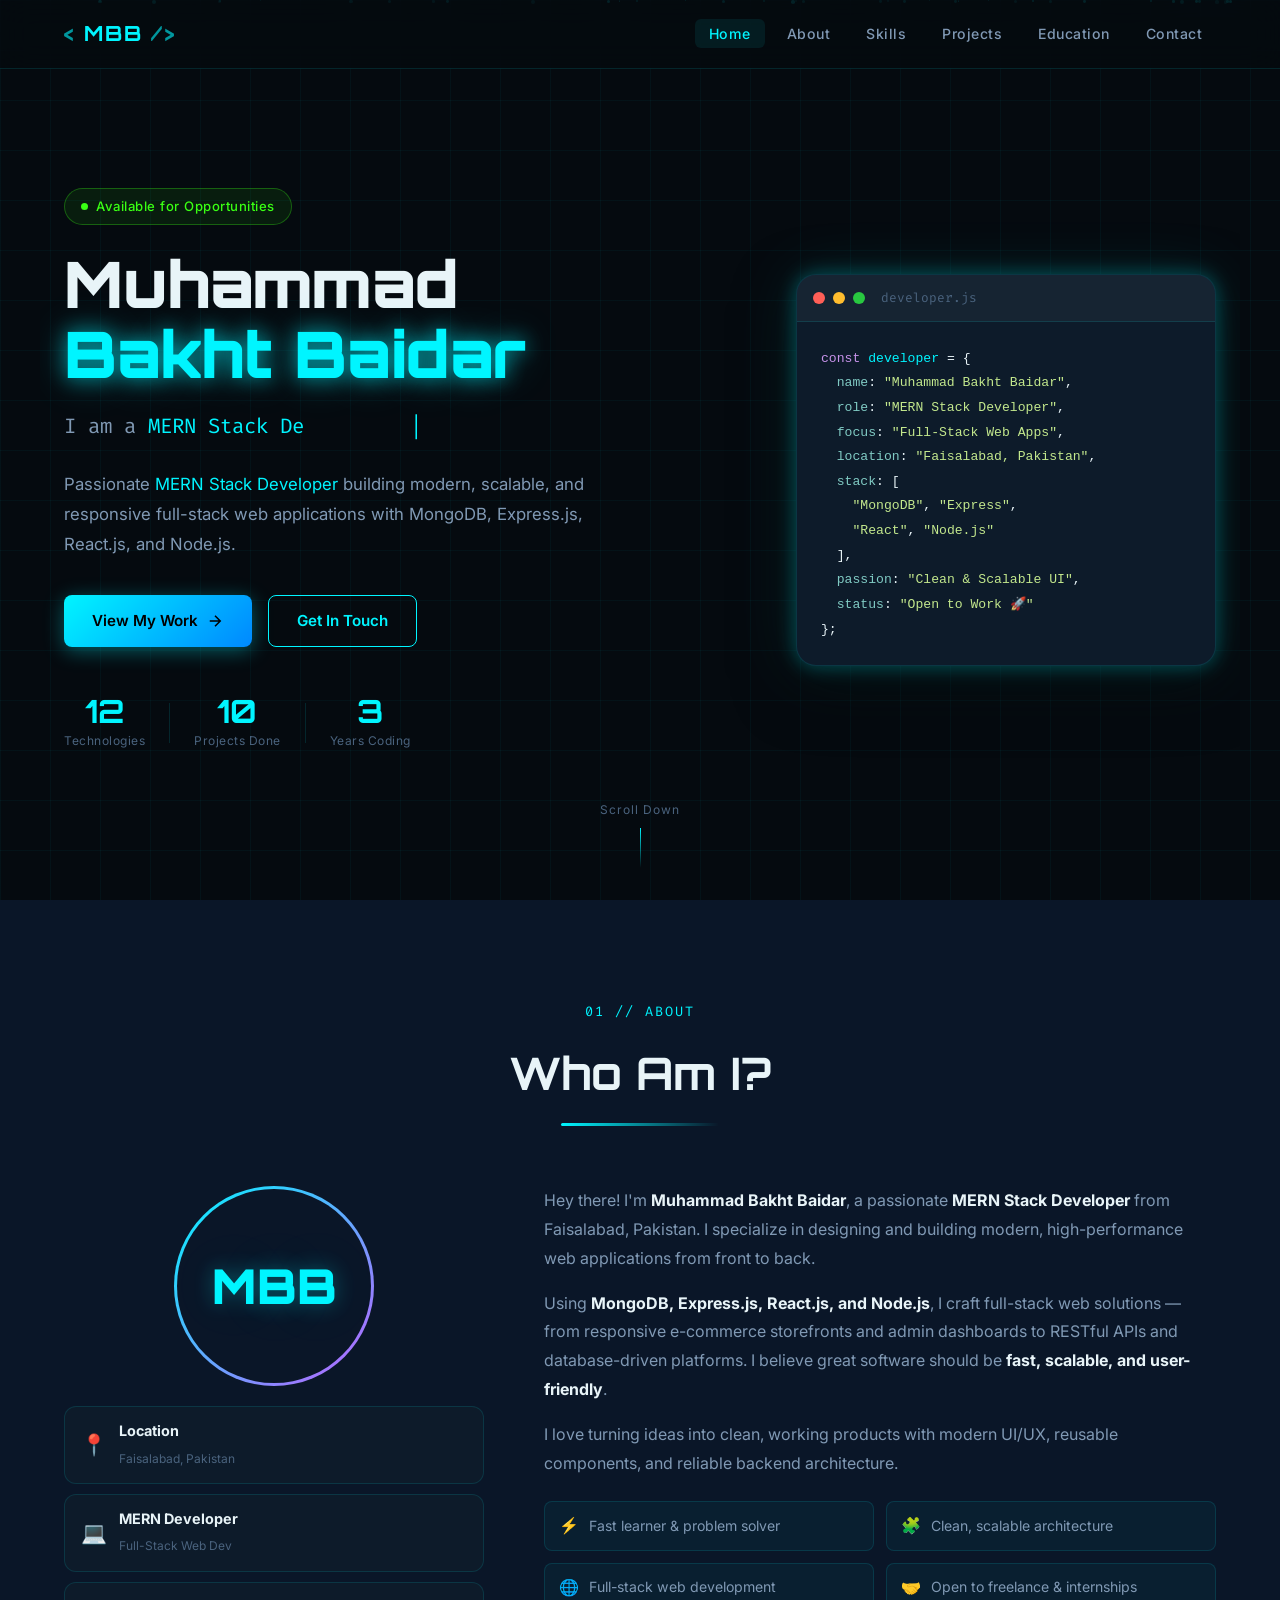
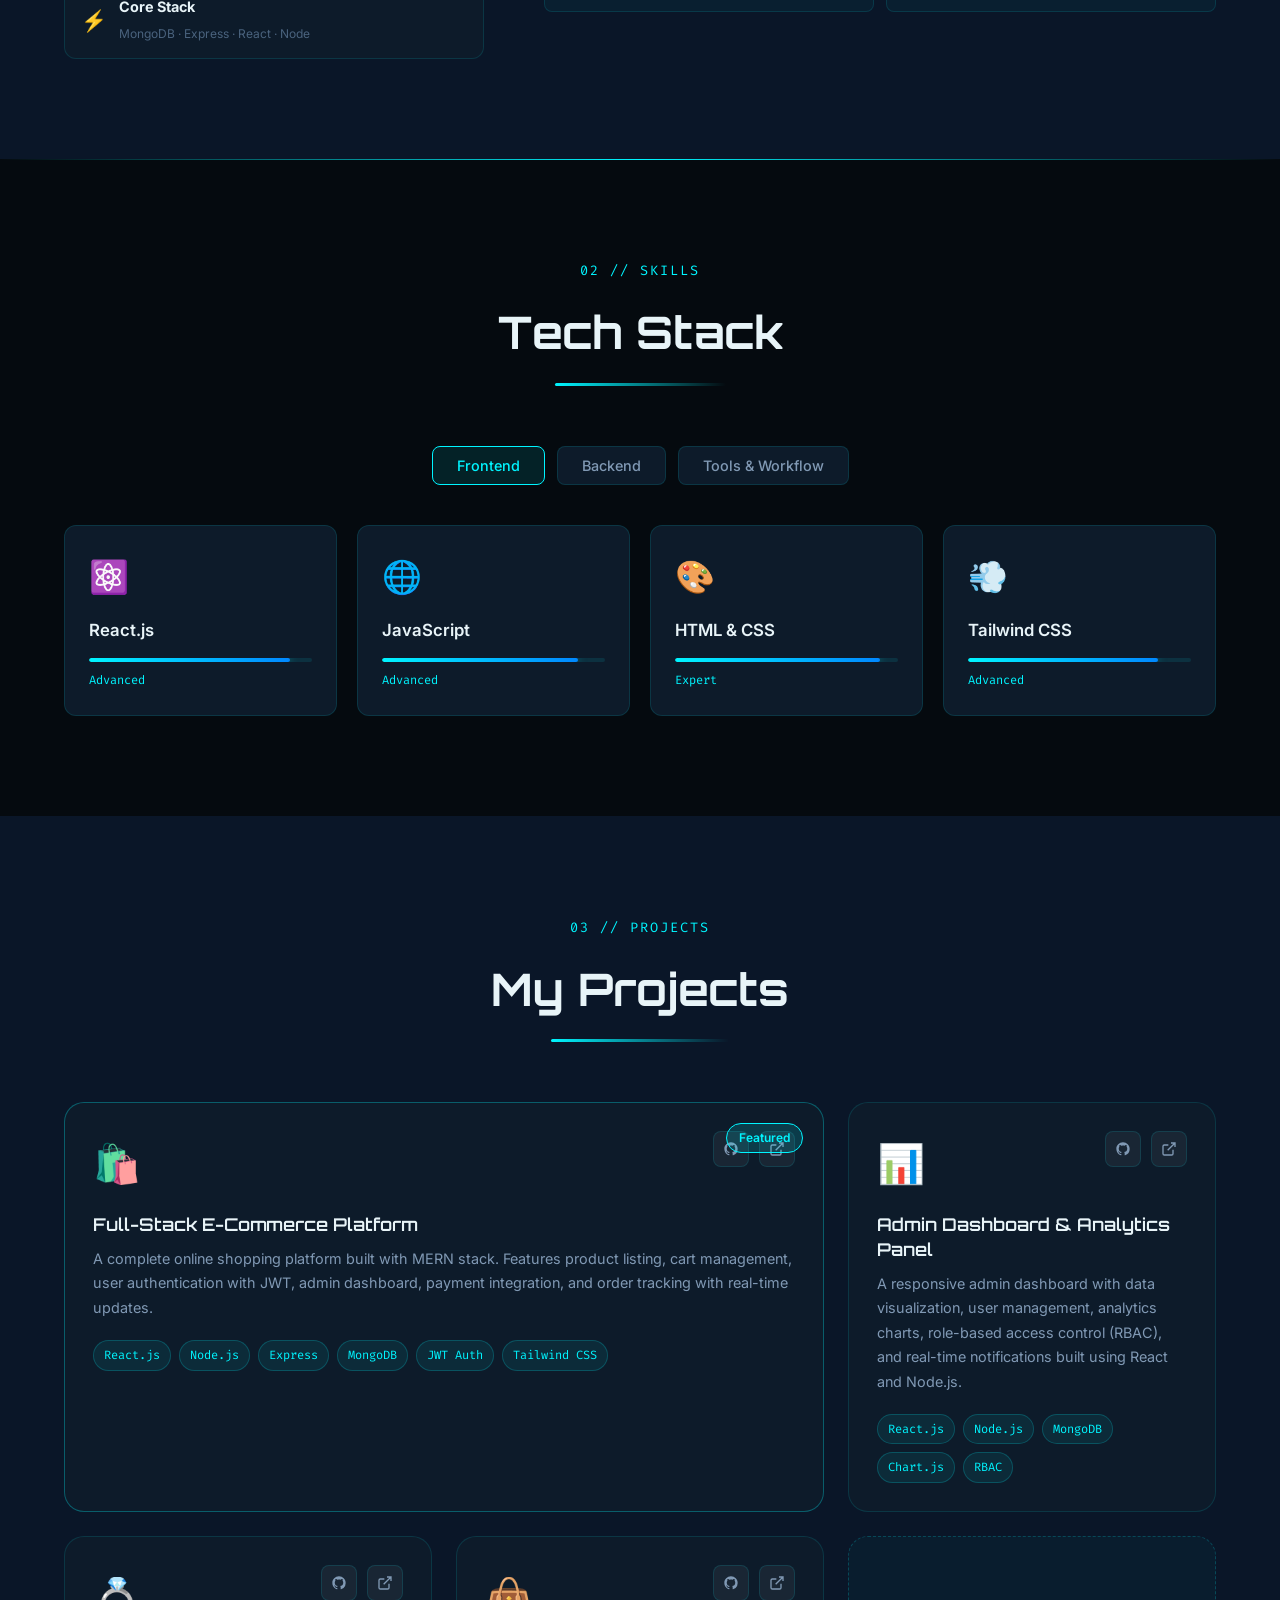
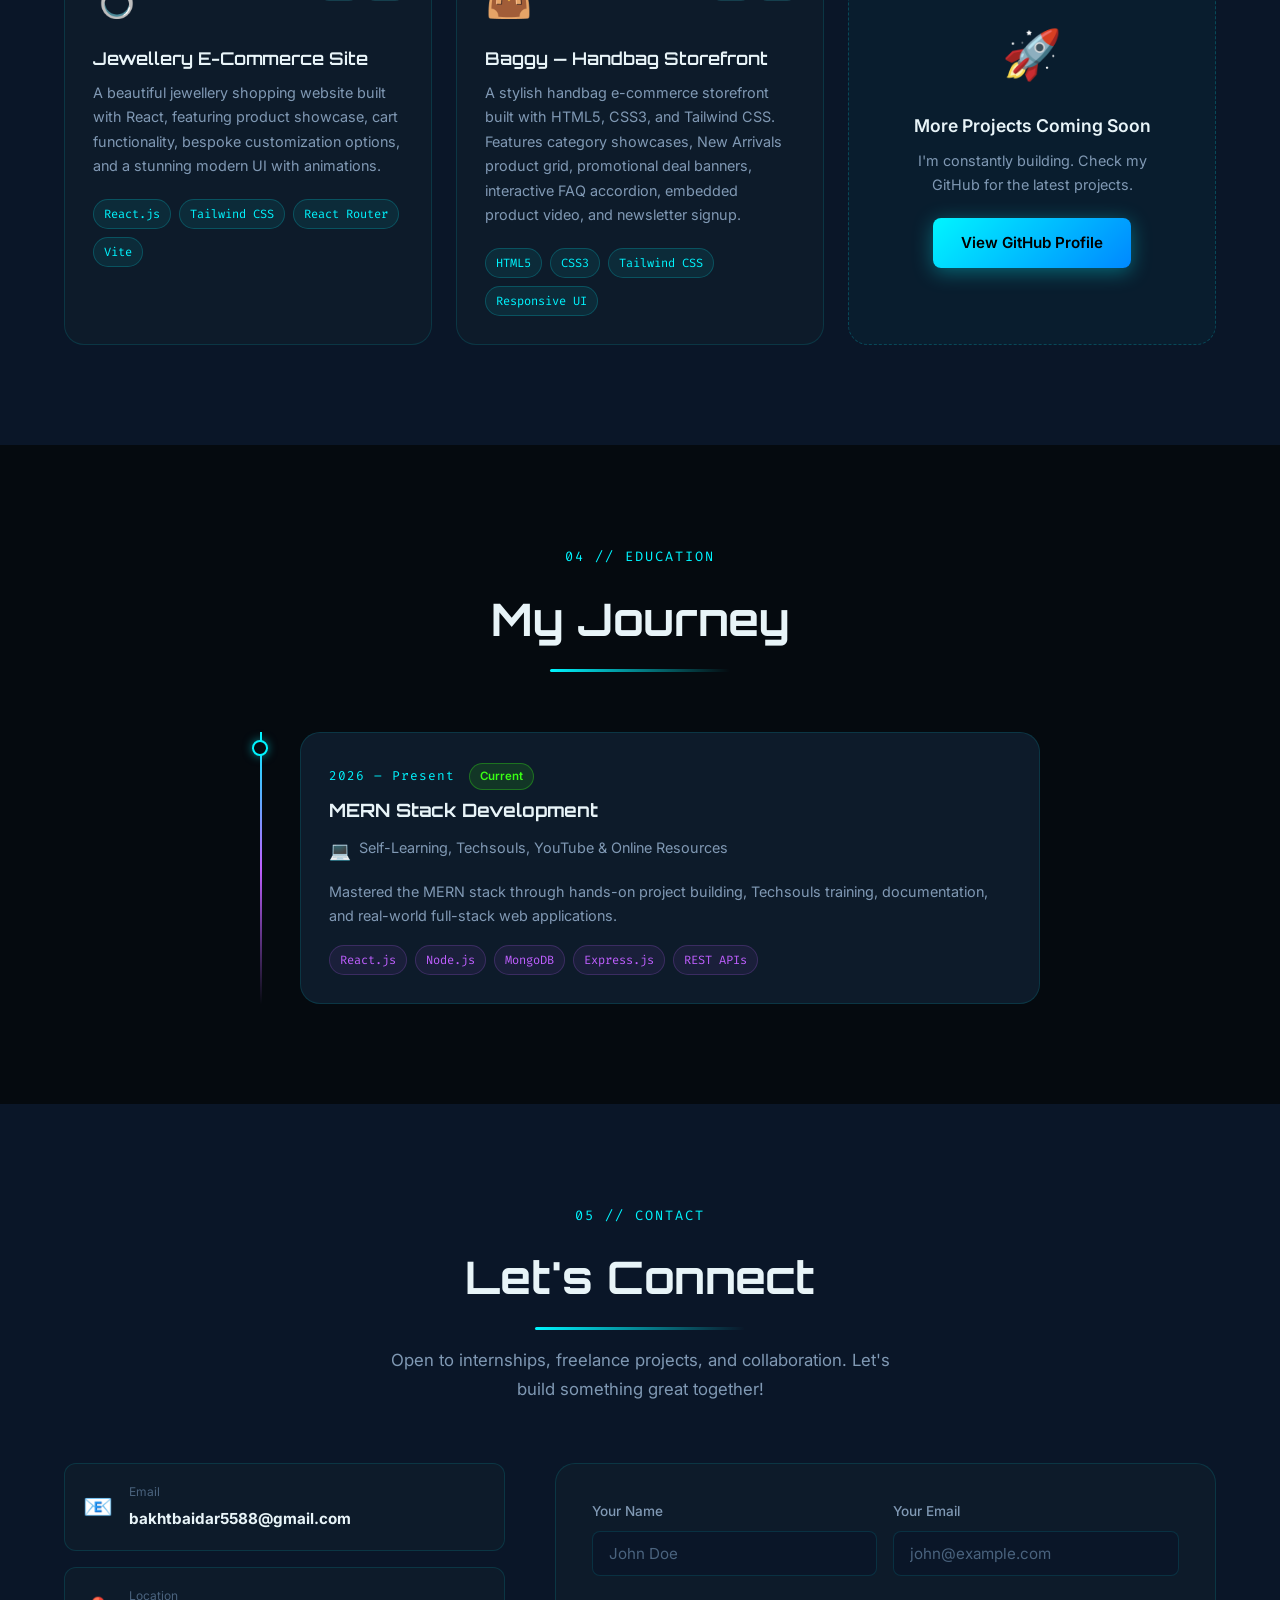
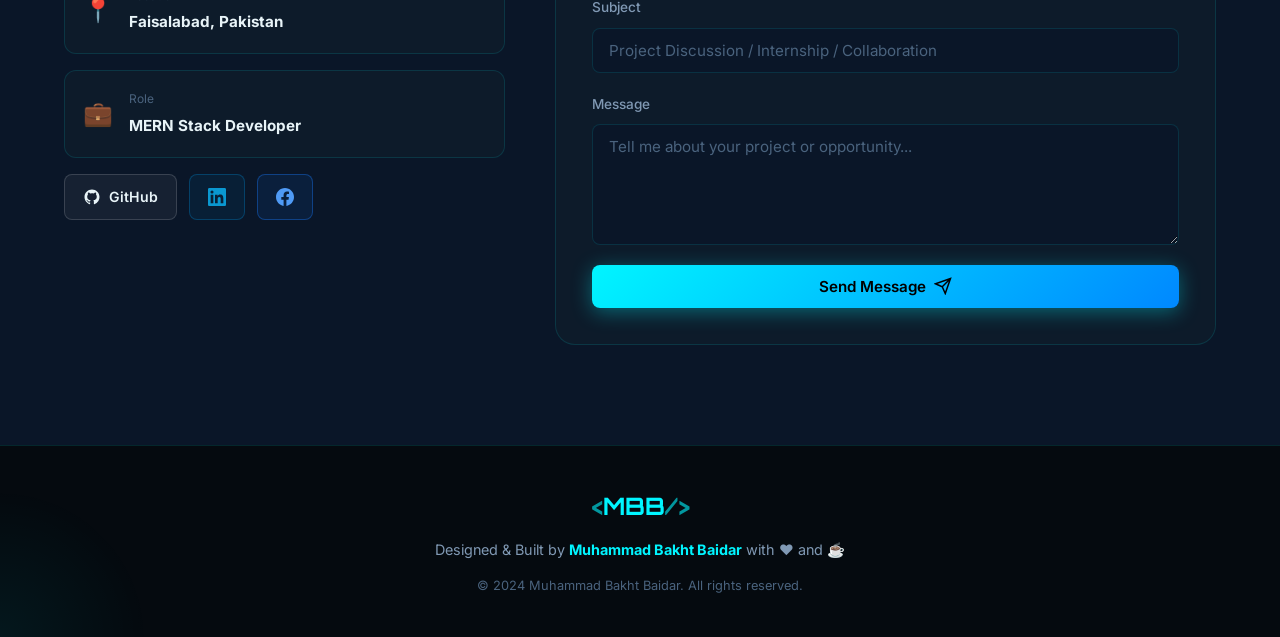
<file: index.html>
<!DOCTYPE html>
<html lang="en">
<head>
  <meta charset="UTF-8" />
  <meta name="viewport" content="width=device-width, initial-scale=1.0" />
  <title>Muhammad Bakht Baidar | MERN Stack Developer</title>
  <meta name="description" content="Portfolio of Muhammad Bakht Baidar - MERN Stack Developer building modern, scalable full-stack web applications" />
  <link rel="preconnect" href="https://fonts.googleapis.com" />
  <link rel="preconnect" href="https://fonts.gstatic.com" crossorigin />
  <link href="https://fonts.googleapis.com/css2?family=Orbitron:wght@400;600;700;900&family=Inter:wght@300;400;500;600&family=Fira+Code:wght@400;500&display=swap" rel="stylesheet" />
  <link rel="stylesheet" href="style.css" />
</head>
<body>

  <!-- ===== NAVIGATION ===== -->
  <nav class="navbar" id="navbar">
    <div class="nav-container">
      <a href="#home" class="nav-logo">
        <span class="logo-bracket">&lt;</span>
        MBB
        <span class="logo-bracket">/&gt;</span>
      </a>
      <ul class="nav-links" id="navLinks">
        <li><a href="#home" class="nav-link active">Home</a></li>
        <li><a href="#about" class="nav-link">About</a></li>
        <li><a href="#skills" class="nav-link">Skills</a></li>
        <li><a href="#projects" class="nav-link">Projects</a></li>
        <li><a href="#education" class="nav-link">Education</a></li>
        <li><a href="#contact" class="nav-link">Contact</a></li>
      </ul>
      <button class="hamburger" id="hamburger" aria-label="Menu">
        <span></span><span></span><span></span>
      </button>
    </div>
  </nav>

  <!-- ===== HERO SECTION ===== -->
  <section class="hero" id="home">
    <!-- Animated grid background -->
    <div class="hero-grid"></div>
    <!-- Floating particles -->
    <div class="particles" id="particles"></div>

    <div class="hero-content">
      <div class="hero-badge">
        <span class="badge-dot"></span>
        Available for Opportunities
      </div>
      <h1 class="hero-title">
        <span class="title-line">Muhammad</span>
        <span class="title-line neon-text">Bakht Baidar</span>
      </h1>
      <div class="hero-roles">
        <span class="role-static">I am a&nbsp;</span>
        <span class="role-dynamic" id="roleText"></span>
        <span class="cursor-blink">|</span>
      </div>
      <p class="hero-description">
        Passionate <span class="highlight">MERN Stack Developer</span> building modern, 
        scalable, and responsive full-stack web applications with MongoDB, Express.js, 
        React.js, and Node.js.
      </p>
      <div class="hero-actions">
        <a href="#projects" class="btn btn-primary">
          <span>View My Work</span>
          <svg viewBox="0 0 24 24" fill="none" stroke="currentColor" stroke-width="2"><path d="M5 12h14M12 5l7 7-7 7"/></svg>
        </a>
        <a href="#contact" class="btn btn-outline">Get In Touch</a>
      </div>
      <div class="hero-stats">
        <div class="stat">
          <span class="stat-number" data-target="12">0</span>
          <span class="stat-label">Technologies</span>
        </div>
        <div class="stat-divider"></div>
        <div class="stat">
          <span class="stat-number" data-target="10">0</span>
          <span class="stat-label">Projects Done</span>
        </div>
        <div class="stat-divider"></div>
        <div class="stat">
          <span class="stat-number" data-target="3">0</span>
          <span class="stat-label">Years Coding</span>
        </div>
      </div>
    </div>

    <div class="hero-visual">
      <div class="code-window">
        <div class="code-titlebar">
          <span class="dot red"></span>
          <span class="dot yellow"></span>
          <span class="dot green"></span>
          <span class="file-name">developer.js</span>
        </div>
        <pre class="code-content"><code><span class="c-keyword">const</span> <span class="c-var">developer</span> = {
  <span class="c-prop">name</span>: <span class="c-str">"Muhammad Bakht Baidar"</span>,
  <span class="c-prop">role</span>: <span class="c-str">"MERN Stack Developer"</span>,
  <span class="c-prop">focus</span>: <span class="c-str">"Full-Stack Web Apps"</span>,
  <span class="c-prop">location</span>: <span class="c-str">"Faisalabad, Pakistan"</span>,
  <span class="c-prop">stack</span>: [
    <span class="c-str">"MongoDB"</span>, <span class="c-str">"Express"</span>,
    <span class="c-str">"React"</span>, <span class="c-str">"Node.js"</span>
  ],
  <span class="c-prop">passion</span>: <span class="c-str">"Clean & Scalable UI"</span>,
  <span class="c-prop">status</span>: <span class="c-str">"Open to Work 🚀"</span>
};</code></pre>
      </div>
    </div>

    <div class="scroll-indicator">
      <span>Scroll Down</span>
      <div class="scroll-line"></div>
    </div>
  </section>

  <!-- ===== ABOUT SECTION ===== -->
  <section class="about section" id="about">
    <div class="container">
      <div class="section-header">
        <span class="section-tag">01 // About</span>
        <h2 class="section-title">Who Am I?</h2>
      </div>
      <div class="about-grid">
        <div class="about-avatar-wrap">
          <div class="avatar-ring">
            <div class="avatar-inner">
              <span class="avatar-initials">MBB</span>
            </div>
          </div>
          <div class="avatar-glow"></div>
          <div class="about-info-cards">
            <div class="info-card">
              <span class="info-icon">📍</span>
              <div>
                <strong>Location</strong>
                <small>Faisalabad, Pakistan</small>
              </div>
            </div>
            <div class="info-card">
              <span class="info-icon">💻</span>
              <div>
                <strong>MERN Developer</strong>
                <small>Full-Stack Web Dev</small>
              </div>
            </div>
            <div class="info-card">
              <span class="info-icon">⚡</span>
              <div>
                <strong>Core Stack</strong>
                <small>MongoDB · Express · React · Node</small>
              </div>
            </div>
          </div>
        </div>
        <div class="about-text">
          <p class="about-bio">
            Hey there! I'm <strong>Muhammad Bakht Baidar</strong>, a passionate 
            <strong>MERN Stack Developer</strong> from Faisalabad, Pakistan. I specialize in 
            designing and building modern, high-performance web applications from front to back.
          </p>
          <p class="about-bio">
            Using <strong>MongoDB, Express.js, React.js, and Node.js</strong>, I craft 
            full-stack web solutions — from responsive e-commerce storefronts and admin dashboards 
            to RESTful APIs and database-driven platforms. I believe great software should be 
            <strong>fast, scalable, and user-friendly</strong>.
          </p>
          <p class="about-bio">
            I love turning ideas into clean, working products with modern UI/UX, reusable 
            components, and reliable backend architecture.
          </p>
          <div class="about-highlights">
            <div class="highlight-item">
              <span class="highlight-icon">⚡</span>
              <span>Fast learner & problem solver</span>
            </div>
            <div class="highlight-item">
              <span class="highlight-icon">🧩</span>
              <span>Clean, scalable architecture</span>
            </div>
            <div class="highlight-item">
              <span class="highlight-icon">🌐</span>
              <span>Full-stack web development</span>
            </div>
            <div class="highlight-item">
              <span class="highlight-icon">🤝</span>
              <span>Open to freelance & internships</span>
            </div>
          </div>
        </div>
      </div>
    </div>
  </section>

  <!-- ===== SKILLS SECTION ===== -->
  <section class="skills section" id="skills">
    <div class="container">
      <div class="section-header">
        <span class="section-tag">02 // Skills</span>
        <h2 class="section-title">Tech Stack</h2>
      </div>
      <div class="skills-tabs">
        <button class="tab-btn active" data-tab="frontend">Frontend</button>
        <button class="tab-btn" data-tab="backend">Backend</button>
        <button class="tab-btn" data-tab="tools">Tools & Workflow</button>
      </div>
      <div class="skills-panel active" id="tab-frontend">
        <div class="skills-grid">
          <div class="skill-card" style="--delay:0.1s">
            <div class="skill-icon">⚛️</div>
            <div class="skill-name">React.js</div>
            <div class="skill-bar"><div class="skill-fill" data-width="90%"></div></div>
            <div class="skill-level">Advanced</div>
          </div>
          <div class="skill-card" style="--delay:0.2s">
            <div class="skill-icon">🌐</div>
            <div class="skill-name">JavaScript</div>
            <div class="skill-bar"><div class="skill-fill" data-width="88%"></div></div>
            <div class="skill-level">Advanced</div>
          </div>
          <div class="skill-card" style="--delay:0.3s">
            <div class="skill-icon">🎨</div>
            <div class="skill-name">HTML & CSS</div>
            <div class="skill-bar"><div class="skill-fill" data-width="92%"></div></div>
            <div class="skill-level">Expert</div>
          </div>
          <div class="skill-card" style="--delay:0.4s">
            <div class="skill-icon">💨</div>
            <div class="skill-name">Tailwind CSS</div>
            <div class="skill-bar"><div class="skill-fill" data-width="85%"></div></div>
            <div class="skill-level">Advanced</div>
          </div>
        </div>
      </div>
      <div class="skills-panel" id="tab-backend">
        <div class="skills-grid">
          <div class="skill-card" style="--delay:0.1s">
            <div class="skill-icon">🟢</div>
            <div class="skill-name">Node.js</div>
            <div class="skill-bar"><div class="skill-fill" data-width="82%"></div></div>
            <div class="skill-level">Advanced</div>
          </div>
          <div class="skill-card" style="--delay:0.2s">
            <div class="skill-icon">🚂</div>
            <div class="skill-name">Express.js</div>
            <div class="skill-bar"><div class="skill-fill" data-width="80%"></div></div>
            <div class="skill-level">Advanced</div>
          </div>
          <div class="skill-card" style="--delay:0.3s">
            <div class="skill-icon">🍃</div>
            <div class="skill-name">MongoDB</div>
            <div class="skill-bar"><div class="skill-fill" data-width="78%"></div></div>
            <div class="skill-level">Intermediate</div>
          </div>
          <div class="skill-card" style="--delay:0.4s">
            <div class="skill-icon">🔗</div>
            <div class="skill-name">REST APIs</div>
            <div class="skill-bar"><div class="skill-fill" data-width="85%"></div></div>
            <div class="skill-level">Advanced</div>
          </div>
        </div>
      </div>
      <div class="skills-panel" id="tab-tools">
        <div class="skills-grid">
          <div class="skill-card" style="--delay:0.1s">
            <div class="skill-icon">🐱</div>
            <div class="skill-name">Git & GitHub</div>
            <div class="skill-bar"><div class="skill-fill" data-width="85%"></div></div>
            <div class="skill-level">Advanced</div>
          </div>
          <div class="skill-card" style="--delay:0.2s">
            <div class="skill-icon">📮</div>
            <div class="skill-name">Postman & APIs</div>
            <div class="skill-bar"><div class="skill-fill" data-width="84%"></div></div>
            <div class="skill-level">Advanced</div>
          </div>
          <div class="skill-card" style="--delay:0.3s">
            <div class="skill-icon">💻</div>
            <div class="skill-name">VS Code</div>
            <div class="skill-bar"><div class="skill-fill" data-width="90%"></div></div>
            <div class="skill-level">Expert</div>
          </div>
          <div class="skill-card" style="--delay:0.4s">
            <div class="skill-icon">🚀</div>
            <div class="skill-name">Vite & NPM</div>
            <div class="skill-bar"><div class="skill-fill" data-width="80%"></div></div>
            <div class="skill-level">Advanced</div>
          </div>
        </div>
      </div>
    </div>
  </section>

  <!-- ===== PROJECTS SECTION ===== -->
  <section class="projects section" id="projects">
    <div class="container">
      <div class="section-header">
        <span class="section-tag">03 // Projects</span>
        <h2 class="section-title">My Projects</h2>
      </div>
      <div class="projects-grid">

        <!-- Project 1: E-Commerce -->
        <div class="project-card featured">
          <div class="project-badge">Featured</div>
          <div class="project-header">
            <div class="project-icon">🛍️</div>
            <div class="project-links">
              <a href="https://github.com" target="_blank" class="project-link" title="GitHub">
                <svg viewBox="0 0 24 24" fill="currentColor"><path d="M12 2C6.477 2 2 6.484 2 12.017c0 4.425 2.865 8.18 6.839 9.504.5.092.682-.217.682-.483 0-.237-.008-.868-.013-1.703-2.782.605-3.369-1.343-3.369-1.343-.454-1.158-1.11-1.466-1.11-1.466-.908-.62.069-.608.069-.608 1.003.07 1.531 1.032 1.531 1.032.892 1.53 2.341 1.088 2.91.832.092-.647.35-1.088.636-1.338-2.22-.253-4.555-1.113-4.555-4.951 0-1.093.39-1.988 1.029-2.688-.103-.253-.446-1.272.098-2.65 0 0 .84-.27 2.75 1.026A9.564 9.564 0 0112 6.844c.85.004 1.705.115 2.504.337 1.909-1.296 2.747-1.027 2.747-1.027.546 1.379.202 2.398.1 2.651.64.7 1.028 1.595 1.028 2.688 0 3.848-2.339 4.695-4.566 4.943.359.309.678.92.678 1.855 0 1.338-.012 2.419-.012 2.747 0 .268.18.58.688.482A10.019 10.019 0 0022 12.017C22 6.484 17.522 2 12 2z"/></svg>
              </a>
              <a href="#" target="_blank" class="project-link" title="Live Demo">
                <svg viewBox="0 0 24 24" fill="none" stroke="currentColor" stroke-width="2"><path d="M18 13v6a2 2 0 01-2 2H5a2 2 0 01-2-2V8a2 2 0 012-2h6M15 3h6v6M10 14L21 3"/></svg>
              </a>
            </div>
          </div>
          <h3 class="project-title">Full-Stack E-Commerce Platform</h3>
          <p class="project-desc">
            A complete online shopping platform built with MERN stack. Features product listing, 
            cart management, user authentication with JWT, admin dashboard, payment integration, 
            and order tracking with real-time updates.
          </p>
          <div class="project-tech">
            <span class="tech-tag">React.js</span>
            <span class="tech-tag">Node.js</span>
            <span class="tech-tag">Express</span>
            <span class="tech-tag">MongoDB</span>
            <span class="tech-tag">JWT Auth</span>
            <span class="tech-tag">Tailwind CSS</span>
          </div>
        </div>

        <!-- Project 2: Admin Dashboard -->
        <div class="project-card">
          <div class="project-header">
            <div class="project-icon">📊</div>
            <div class="project-links">
              <a href="https://github.com" target="_blank" class="project-link" title="GitHub">
                <svg viewBox="0 0 24 24" fill="currentColor"><path d="M12 2C6.477 2 2 6.484 2 12.017c0 4.425 2.865 8.18 6.839 9.504.5.092.682-.217.682-.483 0-.237-.008-.868-.013-1.703-2.782.605-3.369-1.343-3.369-1.343-.454-1.158-1.11-1.466-1.11-1.466-.908-.62.069-.608.069-.608 1.003.07 1.531 1.032 1.531 1.032.892 1.53 2.341 1.088 2.91.832.092-.647.35-1.088.636-1.338-2.22-.253-4.555-1.113-4.555-4.951 0-1.093.39-1.988 1.029-2.688-.103-.253-.446-1.272.098-2.65 0 0 .84-.27 2.75 1.026A9.564 9.564 0 0112 6.844c.85.004 1.705.115 2.504.337 1.909-1.296 2.747-1.027 2.747-1.027.546 1.379.202 2.398.1 2.651.64.7 1.028 1.595 1.028 2.688 0 3.848-2.339 4.695-4.566 4.943.359.309.678.92.678 1.855 0 1.338-.012 2.419-.012 2.747 0 .268.18.58.688.482A10.019 10.019 0 0022 12.017C22 6.484 17.522 2 12 2z"/></svg>
              </a>
              <a href="#" target="_blank" class="project-link" title="Live Demo">
                <svg viewBox="0 0 24 24" fill="none" stroke="currentColor" stroke-width="2"><path d="M18 13v6a2 2 0 01-2 2H5a2 2 0 01-2-2V8a2 2 0 012-2h6M15 3h6v6M10 14L21 3"/></svg>
              </a>
            </div>
          </div>
          <h3 class="project-title">Admin Dashboard & Analytics Panel</h3>
          <p class="project-desc">
            A responsive admin dashboard with data visualization, user management, 
            analytics charts, role-based access control (RBAC), and real-time notifications 
            built using React and Node.js.
          </p>
          <div class="project-tech">
            <span class="tech-tag">React.js</span>
            <span class="tech-tag">Node.js</span>
            <span class="tech-tag">MongoDB</span>
            <span class="tech-tag">Chart.js</span>
            <span class="tech-tag">RBAC</span>
          </div>
        </div>

        <!-- Project 3: Jewellery Site -->
        <div class="project-card">
          <div class="project-header">
            <div class="project-icon">💍</div>
            <div class="project-links">
              <a href="https://github.com/bakhtbadshah1234567890-a11y/jewellwery-site" target="_blank" rel="noopener noreferrer" class="project-link" title="GitHub">
                <svg viewBox="0 0 24 24" fill="currentColor"><path d="M12 2C6.477 2 2 6.484 2 12.017c0 4.425 2.865 8.18 6.839 9.504.5.092.682-.217.682-.483 0-.237-.008-.868-.013-1.703-2.782.605-3.369-1.343-3.369-1.343-.454-1.158-1.11-1.466-1.11-1.466-.908-.62.069-.608.069-.608 1.003.07 1.531 1.032 1.531 1.032.892 1.53 2.341 1.088 2.91.832.092-.647.35-1.088.636-1.338-2.22-.253-4.555-1.113-4.555-4.951 0-1.093.39-1.988 1.029-2.688-.103-.253-.446-1.272.098-2.65 0 0 .84-.27 2.75 1.026A9.564 9.564 0 0112 6.844c.85.004 1.705.115 2.504.337 1.909-1.296 2.747-1.027 2.747-1.027.546 1.379.202 2.398.1 2.651.64.7 1.028 1.595 1.028 2.688 0 3.848-2.339 4.695-4.566 4.943.359.309.678.92.678 1.855 0 1.338-.012 2.419-.012 2.747 0 .268.18.58.688.482A10.019 10.019 0 0022 12.017C22 6.484 17.522 2 12 2z"/></svg>
              </a>
              <a href="./projects/jewellery/index.html" target="_blank" class="project-link" title="Live Demo">
                <svg viewBox="0 0 24 24" fill="none" stroke="currentColor" stroke-width="2"><path d="M18 13v6a2 2 0 01-2 2H5a2 2 0 01-2-2V8a2 2 0 012-2h6M15 3h6v6M10 14L21 3"/></svg>
              </a>
            </div>
          </div>
          <h3 class="project-title">Jewellery E-Commerce Site</h3>
          <p class="project-desc">
            A beautiful jewellery shopping website built with React, featuring product 
            showcase, cart functionality, bespoke customization options, and a stunning 
            modern UI with animations.
          </p>
          <div class="project-tech">
            <span class="tech-tag">React.js</span>
            <span class="tech-tag">Tailwind CSS</span>
            <span class="tech-tag">React Router</span>
            <span class="tech-tag">Vite</span>
          </div>
        </div>

        <!-- Project 4: Baggy Handbag Storefront -->
        <div class="project-card">
          <div class="project-header">
            <div class="project-icon">👜</div>
            <div class="project-links">
              <a href="https://github.com/bakhtbadshah1234567890-a11y/bag" target="_blank" rel="noopener noreferrer" class="project-link" title="GitHub">
                <svg viewBox="0 0 24 24" fill="currentColor"><path d="M12 2C6.477 2 2 6.484 2 12.017c0 4.425 2.865 8.18 6.839 9.504.5.092.682-.217.682-.483 0-.237-.008-.868-.013-1.703-2.782.605-3.369-1.343-3.369-1.343-.454-1.158-1.11-1.466-1.11-1.466-.908-.62.069-.608.069-.608 1.003.07 1.531 1.032 1.531 1.032.892 1.53 2.341 1.088 2.91.832.092-.647.35-1.088.636-1.338-2.22-.253-4.555-1.113-4.555-4.951 0-1.093.39-1.988 1.029-2.688-.103-.253-.446-1.272.098-2.65 0 0 .84-.27 2.75 1.026A9.564 9.564 0 0112 6.844c.85.004 1.705.115 2.504.337 1.909-1.296 2.747-1.027 2.747-1.027.546 1.379.202 2.398.1 2.651.64.7 1.028 1.595 1.028 2.688 0 3.848-2.339 4.695-4.566 4.943.359.309.678.92.678 1.855 0 1.338-.012 2.419-.012 2.747 0 .268.18.58.688.482A10.019 10.019 0 0022 12.017C22 6.484 17.522 2 12 2z"/></svg>
              </a>
              <a href="./projects/bag/bagmain.html" target="_blank" class="project-link" title="Live Demo">
                <svg viewBox="0 0 24 24" fill="none" stroke="currentColor" stroke-width="2"><path d="M18 13v6a2 2 0 01-2 2H5a2 2 0 01-2-2V8a2 2 0 012-2h6M15 3h6v6M10 14L21 3"/></svg>
              </a>
            </div>
          </div>
          <h3 class="project-title">Baggy — Handbag Storefront</h3>
          <p class="project-desc">
            A stylish handbag e-commerce storefront built with HTML5, CSS3, and Tailwind CSS. 
            Features category showcases, New Arrivals product grid, promotional deal banners, 
            interactive FAQ accordion, embedded product video, and newsletter signup.
          </p>
          <div class="project-tech">
            <span class="tech-tag">HTML5</span>
            <span class="tech-tag">CSS3</span>
            <span class="tech-tag">Tailwind CSS</span>
            <span class="tech-tag">Responsive UI</span>
          </div>
        </div>

        <!-- CTA Card -->
        <div class="project-card cta-card">
          <div class="cta-content">
            <div class="cta-icon">🚀</div>
            <h3>More Projects Coming Soon</h3>
            <p>I'm constantly building. Check my GitHub for the latest projects.</p>
            <a href="https://github.com/bakhtbadshah1234567890-a11y" target="_blank" rel="noopener noreferrer" class="btn btn-primary">
              View GitHub Profile
            </a>
          </div>
        </div>

      </div>
    </div>
  </section>

  <!-- ===== EDUCATION SECTION ===== -->
  <section class="education section" id="education">
    <div class="container">
      <div class="section-header">
        <span class="section-tag">04 // Education</span>
        <h2 class="section-title">My Journey</h2>
      </div>
      <div class="timeline">

        <div class="timeline-item">
          <div class="timeline-dot"></div>
          <div class="timeline-content">
            <div class="timeline-year">2026 – Present</div>
            <div class="timeline-badge current">Current</div>
            <h3 class="timeline-title">MERN Stack Development</h3>
            <div class="timeline-school">
              <span class="school-icon">💻</span>
              Self-Learning, Techsouls, YouTube & Online Resources
            </div>
            <p class="timeline-desc">
              Mastered the MERN stack through hands-on project building, Techsouls training, 
              documentation, and real-world full-stack web applications.
            </p>
            <div class="timeline-skills">
              <span>React.js</span>
              <span>Node.js</span>
              <span>MongoDB</span>
              <span>Express.js</span>
              <span>REST APIs</span>
            </div>
          </div>
        </div>


      </div>
    </div>
  </section>

  <!-- ===== CONTACT SECTION ===== -->
  <section class="contact section" id="contact">
    <div class="container">
      <div class="section-header">
        <span class="section-tag">05 // Contact</span>
        <h2 class="section-title">Let's Connect</h2>
        <p class="section-subtitle">
          Open to internships, freelance projects, and collaboration. Let's build something great together!
        </p>
      </div>
      <div class="contact-grid">
        <div class="contact-info">
          <div class="contact-card">
            <div class="contact-icon">📧</div>
            <div class="contact-detail">
              <small>Email</small>
              <strong><a href="mailto:bakhtbaidar5588@gmail.com">bakhtbaidar5588@gmail.com</a></strong>
            </div>
          </div>
          <div class="contact-card">
            <div class="contact-icon">📍</div>
            <div class="contact-detail">
              <small>Location</small>
              <strong>Faisalabad, Pakistan</strong>
            </div>
          </div>
          <div class="contact-card">
            <div class="contact-icon">💼</div>
            <div class="contact-detail">
              <small>Role</small>
              <strong>MERN Stack Developer</strong>
            </div>
          </div>
          <div class="social-links">
            <a href="https://github.com/bakhtbadshah1234567890-a11y" target="_blank" rel="noopener noreferrer" class="social-btn github" title="GitHub">
              <svg viewBox="0 0 24 24" fill="currentColor"><path d="M12 2C6.477 2 2 6.484 2 12.017c0 4.425 2.865 8.18 6.839 9.504.5.092.682-.217.682-.483 0-.237-.008-.868-.013-1.703-2.782.605-3.369-1.343-3.369-1.343-.454-1.158-1.11-1.466-1.11-1.466-.908-.62.069-.608.069-.608 1.003.07 1.531 1.032 1.531 1.032.892 1.53 2.341 1.088 2.91.832.092-.647.35-1.088.636-1.338-2.22-.253-4.555-1.113-4.555-4.951 0-1.093.39-1.988 1.029-2.688-.103-.253-.446-1.272.098-2.65 0 0 .84-.27 2.75 1.026A9.564 9.564 0 0112 6.844c.85.004 1.705.115 2.504.337 1.909-1.296 2.747-1.027 2.747-1.027.546 1.379.202 2.398.1 2.651.64.7 1.028 1.595 1.028 2.688 0 3.848-2.339 4.695-4.566 4.943.359.309.678.92.678 1.855 0 1.338-.012 2.419-.012 2.747 0 .268.18.58.688.482A10.019 10.019 0 0022 12.017C22 6.484 17.522 2 12 2z"/></svg>
              GitHub
            </a>
            <a href="https://www.linkedin.com/in/muhammad-bakht-baidar-98aa57445/" target="_blank" rel="noopener noreferrer" class="social-btn linkedin" title="LinkedIn">
              <svg viewBox="0 0 24 24" fill="currentColor"><path d="M20.447 20.452h-3.554v-5.569c0-1.328-.027-3.037-1.852-3.037-1.853 0-2.136 1.445-2.136 2.939v5.667H9.351V9h3.414v1.561h.046c.477-.9 1.637-1.85 3.37-1.85 3.601 0 4.267 2.37 4.267 5.455v6.286zM5.337 7.433a2.062 2.062 0 01-2.063-2.065 2.064 2.064 0 112.063 2.065zm1.782 13.019H3.555V9h3.564v11.452zM22.225 0H1.771C.792 0 0 .774 0 1.729v20.542C0 23.227.792 24 1.771 24h20.451C23.2 24 24 23.227 24 22.271V1.729C24 .774 23.2 0 22.222 0h.003z"/></svg>
            </a>
            <a href="https://www.facebook.com/profile.php?id=61596166529137" target="_blank" rel="noopener noreferrer" class="social-btn facebook" title="Facebook">
              <svg viewBox="0 0 24 24" fill="currentColor"><path d="M24 12.073c0-6.627-5.373-12-12-12s-12 5.373-12 12c0 5.99 4.388 10.954 10.125 11.854v-8.385H7.078v-3.47h3.047V9.43c0-3.007 1.792-4.669 4.533-4.669 1.312 0 2.686.235 2.686.235v2.953H15.83c-1.491 0-1.956.925-1.956 1.874v2.25h3.328l-.532 3.47h-2.796v8.385C19.612 23.027 24 18.062 24 12.073z"/></svg>
            </a>
          </div>
        </div>
        <div class="contact-form-wrap">
          <form class="contact-form" id="contactForm" action="https://formspree.io/f/mrpqbaqv" method="POST">
            <div class="form-row">
              <div class="form-group">
                <label for="name">Your Name</label>
                <input type="text" id="name" name="name" placeholder="John Doe" required />
              </div>
              <div class="form-group">
                <label for="email">Your Email</label>
                <input type="email" id="email" name="_replyto" placeholder="john@example.com" required />
              </div>
            </div>
            <div class="form-group">
              <label for="subject">Subject</label>
              <input type="text" id="subject" name="_subject" placeholder="Project Discussion / Internship / Collaboration" required />
            </div>
            <div class="form-group">
              <label for="message">Message</label>
              <textarea id="message" name="message" rows="5" placeholder="Tell me about your project or opportunity..." required></textarea>
            </div>
            <button type="submit" class="btn btn-primary btn-full">
              <span>Send Message</span>
              <svg viewBox="0 0 24 24" fill="none" stroke="currentColor" stroke-width="2"><path d="M22 2L11 13M22 2L15 22l-4-9-9-4 20-7z"/></svg>
            </button>
            <div class="form-status" id="formStatus"></div>
          </form>
        </div>
      </div>
    </div>
  </section>

  <!-- ===== FOOTER ===== -->
  <footer class="footer">
    <div class="container">
      <div class="footer-content">
        <div class="footer-logo">
          <span class="logo-bracket">&lt;</span>MBB<span class="logo-bracket">/&gt;</span>
        </div>
        <p class="footer-text">
          Designed & Built by <strong>Muhammad Bakht Baidar</strong> with ❤️ and ☕
        </p>
        <p class="footer-copy">© 2024 Muhammad Bakht Baidar. All rights reserved.</p>
      </div>
    </div>
  </footer>

  <script src="script.js"></script>
</body>
</html>
</file>
<file: style.css>
/* ===================================================
   MUHAMMAD BAKHT BAIDAR – PORTFOLIO CSS
   Theme: Dark with Neon Accents (Modern Techy)
=================================================== */

/* ---- CSS VARIABLES ---- */
:root {
  --neon: #00f5ff;
  --neon-green: #39ff14;
  --neon-purple: #bf5fff;
  --bg-primary: #050a0f;
  --bg-secondary: #0a1628;
  --bg-card: #0d1b2a;
  --bg-card-hover: #111f35;
  --text-primary: #e8f4f8;
  --text-secondary: #8099b4;
  --text-muted: #4a637e;
  --border: rgba(0, 245, 255, 0.12);
  --border-hover: rgba(0, 245, 255, 0.4);
  --shadow-neon: 0 0 20px rgba(0, 245, 255, 0.3), 0 0 60px rgba(0, 245, 255, 0.1);
  --radius: 12px;
  --radius-lg: 20px;
  --transition: all 0.3s cubic-bezier(0.4, 0, 0.2, 1);
  --font-display: 'Orbitron', monospace;
  --font-body: 'Inter', sans-serif;
  --font-code: 'Fira Code', monospace;
}

/* ---- RESET & BASE ---- */
*, *::before, *::after {
  box-sizing: border-box;
  margin: 0;
  padding: 0;
}

html {
  scroll-behavior: smooth;
  font-size: 16px;
}

body {
  background: var(--bg-primary);
  color: var(--text-primary);
  font-family: var(--font-body);
  line-height: 1.7;
  overflow-x: hidden;
}

/* Scrollbar */
::-webkit-scrollbar { width: 6px; }
::-webkit-scrollbar-track { background: var(--bg-primary); }
::-webkit-scrollbar-thumb { background: var(--neon); border-radius: 3px; }

/* Selection */
::selection { background: rgba(0, 245, 255, 0.25); color: #fff; }

a { text-decoration: none; color: inherit; }
ul { list-style: none; }
img { max-width: 100%; display: block; }

/* ---- UTILITY ---- */
.container {
  max-width: 1200px;
  margin: 0 auto;
  padding: 0 24px;
}

.section {
  padding: 100px 0;
  position: relative;
}

.highlight { color: var(--neon); }
.neon-text {
  color: var(--neon);
  text-shadow: 0 0 20px rgba(0, 245, 255, 0.6), 0 0 40px rgba(0, 245, 255, 0.3);
}

/* ---- BUTTONS ---- */
.btn {
  display: inline-flex;
  align-items: center;
  gap: 8px;
  padding: 12px 28px;
  border-radius: 8px;
  font-family: var(--font-body);
  font-size: 0.95rem;
  font-weight: 600;
  cursor: pointer;
  transition: var(--transition);
  border: none;
}

.btn svg { width: 18px; height: 18px; }

.btn-primary {
  background: linear-gradient(135deg, var(--neon), #0088ff);
  color: #000;
  box-shadow: 0 4px 20px rgba(0, 245, 255, 0.35);
}
.btn-primary:hover {
  transform: translateY(-2px);
  box-shadow: 0 8px 30px rgba(0, 245, 255, 0.5);
}

.btn-outline {
  background: transparent;
  color: var(--neon);
  border: 1.5px solid var(--neon);
}
.btn-outline:hover {
  background: rgba(0, 245, 255, 0.08);
  transform: translateY(-2px);
  box-shadow: 0 4px 20px rgba(0, 245, 255, 0.2);
}

.btn-full { width: 100%; justify-content: center; }

/* ---- SECTION HEADER ---- */
.section-header {
  text-align: center;
  margin-bottom: 60px;
}

.section-tag {
  font-family: var(--font-code);
  font-size: 0.85rem;
  color: var(--neon);
  letter-spacing: 2px;
  text-transform: uppercase;
  display: block;
  margin-bottom: 12px;
}

.section-title {
  font-family: var(--font-display);
  font-size: clamp(2rem, 4vw, 2.8rem);
  font-weight: 700;
  color: var(--text-primary);
  position: relative;
  display: inline-block;
}

.section-title::after {
  content: '';
  display: block;
  height: 3px;
  width: 60%;
  background: linear-gradient(90deg, var(--neon), transparent);
  margin: 12px auto 0;
  border-radius: 2px;
}

.section-subtitle {
  margin-top: 16px;
  color: var(--text-secondary);
  font-size: 1.05rem;
  max-width: 540px;
  margin-left: auto;
  margin-right: auto;
}

/* ===================================================
   NAVBAR
=================================================== */
.navbar {
  position: fixed;
  top: 0;
  left: 0;
  right: 0;
  z-index: 1000;
  background: rgba(5, 10, 15, 0.7);
  backdrop-filter: blur(16px);
  border-bottom: 1px solid var(--border);
  transition: var(--transition);
}

.navbar.scrolled {
  background: rgba(5, 10, 15, 0.95);
  border-bottom-color: rgba(0, 245, 255, 0.2);
}

.nav-container {
  max-width: 1200px;
  margin: 0 auto;
  padding: 0 24px;
  height: 68px;
  display: flex;
  align-items: center;
  justify-content: space-between;
}

.nav-logo {
  font-family: var(--font-display);
  font-size: 1.3rem;
  font-weight: 700;
  color: var(--neon);
  letter-spacing: 2px;
}

.logo-bracket { opacity: 0.6; }

.nav-links {
  display: flex;
  align-items: center;
  gap: 8px;
}

.nav-link {
  font-size: 0.88rem;
  font-weight: 500;
  color: var(--text-secondary);
  padding: 6px 14px;
  border-radius: 6px;
  transition: var(--transition);
  letter-spacing: 0.5px;
}

.nav-link:hover, .nav-link.active {
  color: var(--neon);
  background: rgba(0, 245, 255, 0.08);
}

.hamburger {
  display: none;
  flex-direction: column;
  gap: 5px;
  background: none;
  border: none;
  cursor: pointer;
  padding: 4px;
}

.hamburger span {
  display: block;
  width: 24px;
  height: 2px;
  background: var(--neon);
  border-radius: 2px;
  transition: var(--transition);
}

/* ===================================================
   HERO
=================================================== */
.hero {
  min-height: 100vh;
  display: flex;
  align-items: center;
  position: relative;
  overflow: hidden;
  padding: 100px 24px 60px;
  max-width: 1200px;
  margin: 0 auto;
  gap: 60px;
}

/* Grid Background */
.hero-grid {
  position: fixed;
  inset: 0;
  z-index: 0;
  background-image:
    linear-gradient(rgba(0, 245, 255, 0.04) 1px, transparent 1px),
    linear-gradient(90deg, rgba(0, 245, 255, 0.04) 1px, transparent 1px);
  background-size: 50px 50px;
  pointer-events: none;
}

/* Particles */
.particles {
  position: fixed;
  inset: 0;
  z-index: 0;
  pointer-events: none;
}

.particle {
  position: absolute;
  width: 2px;
  height: 2px;
  background: var(--neon);
  border-radius: 50%;
  animation: particleFloat linear infinite;
  opacity: 0;
}

@keyframes particleFloat {
  0% { opacity: 0; transform: translateY(100vh) scale(0); }
  10% { opacity: 0.6; }
  90% { opacity: 0.3; }
  100% { opacity: 0; transform: translateY(-100px) scale(1.5); }
}

.hero-content {
  flex: 1;
  position: relative;
  z-index: 1;
}

.hero-badge {
  display: inline-flex;
  align-items: center;
  gap: 8px;
  padding: 6px 16px;
  background: rgba(57, 255, 20, 0.08);
  border: 1px solid rgba(57, 255, 20, 0.3);
  border-radius: 20px;
  font-size: 0.82rem;
  color: var(--neon-green);
  font-weight: 500;
  margin-bottom: 24px;
  letter-spacing: 0.5px;
}

.badge-dot {
  width: 7px;
  height: 7px;
  background: var(--neon-green);
  border-radius: 50%;
  animation: pulse 2s infinite;
}

@keyframes pulse {
  0%, 100% { opacity: 1; transform: scale(1); }
  50% { opacity: 0.5; transform: scale(0.8); }
}

.hero-title {
  font-family: var(--font-display);
  font-size: clamp(2.4rem, 5vw, 4rem);
  font-weight: 900;
  line-height: 1.1;
  margin-bottom: 20px;
}

.title-line {
  display: block;
}

.hero-roles {
  display: flex;
  align-items: center;
  font-size: 1.3rem;
  color: var(--text-secondary);
  margin-bottom: 24px;
  font-family: var(--font-code);
}

.role-dynamic {
  color: var(--neon);
  min-width: 260px;
}

.cursor-blink {
  color: var(--neon);
  animation: blink 1s step-end infinite;
  margin-left: 2px;
}

@keyframes blink {
  0%, 100% { opacity: 1; }
  50% { opacity: 0; }
}

.hero-description {
  color: var(--text-secondary);
  font-size: 1.05rem;
  max-width: 520px;
  margin-bottom: 36px;
  line-height: 1.8;
}

.hero-actions {
  display: flex;
  gap: 16px;
  flex-wrap: wrap;
  margin-bottom: 48px;
}

.hero-stats {
  display: flex;
  align-items: center;
  gap: 24px;
}

.stat { text-align: center; }

.stat-number {
  display: block;
  font-family: var(--font-display);
  font-size: 2rem;
  font-weight: 700;
  color: var(--neon);
  line-height: 1;
}

.stat-label {
  font-size: 0.75rem;
  color: var(--text-muted);
  letter-spacing: 0.5px;
  margin-top: 4px;
  display: block;
}

.stat-divider {
  width: 1px;
  height: 40px;
  background: var(--border);
}

/* Code Window */
.hero-visual {
  flex: 0 0 420px;
  position: relative;
  z-index: 1;
}

.code-window {
  background: var(--bg-card);
  border: 1px solid var(--border);
  border-radius: var(--radius-lg);
  overflow: hidden;
  box-shadow: var(--shadow-neon), 0 20px 60px rgba(0, 0, 0, 0.5);
  animation: floatWindow 6s ease-in-out infinite;
}

@keyframes floatWindow {
  0%, 100% { transform: translateY(0px) rotateX(0deg); }
  50% { transform: translateY(-12px) rotateX(1deg); }
}

.code-titlebar {
  background: rgba(255, 255, 255, 0.04);
  padding: 12px 16px;
  display: flex;
  align-items: center;
  gap: 8px;
  border-bottom: 1px solid var(--border);
}

.dot {
  width: 12px;
  height: 12px;
  border-radius: 50%;
}
.dot.red { background: #ff5f57; }
.dot.yellow { background: #ffbd2e; }
.dot.green { background: #28c840; }

.file-name {
  margin-left: 8px;
  font-family: var(--font-code);
  font-size: 0.8rem;
  color: var(--text-muted);
}

.code-content {
  padding: 24px;
  font-family: var(--font-code);
  font-size: 0.82rem;
  line-height: 1.8;
  overflow: auto;
}

.c-keyword { color: #c792ea; }
.c-var { color: var(--neon); }
.c-prop { color: #80cbc4; }
.c-str { color: #c3e88d; }
.c-num { color: #f78c6c; }

/* Scroll Indicator */
.scroll-indicator {
  position: absolute;
  bottom: 32px;
  left: 50%;
  transform: translateX(-50%);
  display: flex;
  flex-direction: column;
  align-items: center;
  gap: 8px;
  color: var(--text-muted);
  font-size: 0.75rem;
  letter-spacing: 1px;
  z-index: 1;
  animation: fadeInUp 1s 1.5s both;
}

.scroll-line {
  width: 1px;
  height: 40px;
  background: linear-gradient(to bottom, var(--neon), transparent);
  animation: scrollPulse 2s ease-in-out infinite;
}

@keyframes scrollPulse {
  0%, 100% { opacity: 1; transform: scaleY(1); }
  50% { opacity: 0.4; transform: scaleY(0.6); }
}

@keyframes fadeInUp {
  from { opacity: 0; transform: translateX(-50%) translateY(20px); }
  to { opacity: 1; transform: translateX(-50%) translateY(0); }
}

/* ===================================================
   ABOUT
=================================================== */
.about { background: var(--bg-secondary); }

.about-grid {
  display: grid;
  grid-template-columns: 1fr 1.6fr;
  gap: 60px;
  align-items: start;
}

.about-avatar-wrap {
  position: relative;
  display: flex;
  flex-direction: column;
  align-items: center;
  gap: 20px;
}

.avatar-ring {
  width: 200px;
  height: 200px;
  border-radius: 50%;
  background: linear-gradient(135deg, var(--neon), var(--neon-purple));
  padding: 3px;
  position: relative;
  animation: rotate 8s linear infinite;
}

@keyframes rotate {
  from { background: linear-gradient(135deg, var(--neon), var(--neon-purple)); }
}

.avatar-inner {
  width: 100%;
  height: 100%;
  border-radius: 50%;
  background: var(--bg-secondary);
  display: flex;
  align-items: center;
  justify-content: center;
}

.avatar-initials {
  font-family: var(--font-display);
  font-size: 3rem;
  font-weight: 900;
  color: var(--neon);
  text-shadow: var(--shadow-neon);
}

.avatar-glow {
  position: absolute;
  top: 50%;
  left: 50%;
  transform: translate(-50%, -50%);
  width: 240px;
  height: 240px;
  border-radius: 50%;
  background: radial-gradient(circle, rgba(0, 245, 255, 0.15), transparent 70%);
  pointer-events: none;
  z-index: -1;
}

.about-info-cards {
  display: flex;
  flex-direction: column;
  gap: 10px;
  width: 100%;
}

.info-card {
  display: flex;
  align-items: center;
  gap: 12px;
  padding: 12px 16px;
  background: var(--bg-card);
  border: 1px solid var(--border);
  border-radius: var(--radius);
  transition: var(--transition);
}

.info-card:hover {
  border-color: var(--border-hover);
  box-shadow: 0 4px 16px rgba(0, 245, 255, 0.1);
}

.info-icon { font-size: 1.3rem; }

.info-card strong {
  display: block;
  font-size: 0.9rem;
  color: var(--text-primary);
}

.info-card small {
  font-size: 0.75rem;
  color: var(--text-muted);
}

.about-bio {
  color: var(--text-secondary);
  font-size: 1rem;
  margin-bottom: 16px;
  line-height: 1.8;
}

.about-bio strong { color: var(--text-primary); }

.about-highlights {
  display: grid;
  grid-template-columns: 1fr 1fr;
  gap: 12px;
  margin-top: 24px;
}

.highlight-item {
  display: flex;
  align-items: center;
  gap: 10px;
  padding: 10px 14px;
  background: rgba(0, 245, 255, 0.04);
  border: 1px solid var(--border);
  border-radius: 8px;
  font-size: 0.88rem;
  color: var(--text-secondary);
  transition: var(--transition);
}

.highlight-item:hover {
  border-color: var(--border-hover);
  color: var(--text-primary);
}

.highlight-icon { font-size: 1rem; }

/* ===================================================
   SKILLS
=================================================== */
.skills {
  background: var(--bg-primary);
  position: relative;
  overflow: hidden;
}

.skills::before {
  content: '';
  position: absolute;
  top: 0; left: 0; right: 0;
  height: 1px;
  background: linear-gradient(90deg, transparent, var(--neon), transparent);
}

.skills-tabs {
  display: flex;
  gap: 12px;
  justify-content: center;
  margin-bottom: 40px;
  flex-wrap: wrap;
}

.tab-btn {
  padding: 10px 24px;
  background: var(--bg-card);
  border: 1px solid var(--border);
  border-radius: 8px;
  color: var(--text-secondary);
  font-family: var(--font-body);
  font-size: 0.9rem;
  font-weight: 500;
  cursor: pointer;
  transition: var(--transition);
}

.tab-btn.active, .tab-btn:hover {
  background: rgba(0, 245, 255, 0.1);
  border-color: var(--neon);
  color: var(--neon);
}

.skills-panel {
  display: none;
}

.skills-panel.active {
  display: block;
  animation: fadeInUp2 0.4s ease;
}

@keyframes fadeInUp2 {
  from { opacity: 0; transform: translateY(16px); }
  to { opacity: 1; transform: translateY(0); }
}

.skills-grid {
  display: grid;
  grid-template-columns: repeat(auto-fit, minmax(240px, 1fr));
  gap: 20px;
}

.skill-card {
  background: var(--bg-card);
  border: 1px solid var(--border);
  border-radius: var(--radius);
  padding: 24px;
  transition: var(--transition);
  animation: fadeInUp2 0.4s var(--delay, 0s) both;
}

.skill-card:hover {
  border-color: var(--border-hover);
  transform: translateY(-4px);
  box-shadow: 0 8px 30px rgba(0, 245, 255, 0.1);
}

.skill-icon {
  font-size: 2rem;
  margin-bottom: 12px;
}

.skill-name {
  font-weight: 600;
  font-size: 1.05rem;
  color: var(--text-primary);
  margin-bottom: 14px;
}

.skill-bar {
  height: 4px;
  background: rgba(0, 245, 255, 0.1);
  border-radius: 2px;
  overflow: hidden;
  margin-bottom: 8px;
}

.skill-fill {
  height: 100%;
  background: linear-gradient(90deg, var(--neon), #0088ff);
  border-radius: 2px;
  width: 0%;
  transition: width 1.2s cubic-bezier(0.4, 0, 0.2, 1);
  box-shadow: 0 0 8px rgba(0, 245, 255, 0.5);
}

.skill-level {
  font-size: 0.75rem;
  color: var(--neon);
  font-family: var(--font-code);
}

/* ===================================================
   PROJECTS
=================================================== */
.projects { background: var(--bg-secondary); }

.projects-grid {
  display: grid;
  grid-template-columns: repeat(auto-fit, minmax(320px, 1fr));
  gap: 24px;
}

.project-card {
  background: var(--bg-card);
  border: 1px solid var(--border);
  border-radius: var(--radius-lg);
  padding: 28px;
  transition: var(--transition);
  position: relative;
  overflow: hidden;
}

.project-card::before {
  content: '';
  position: absolute;
  top: 0; left: 0; right: 0;
  height: 2px;
  background: linear-gradient(90deg, var(--neon), var(--neon-purple));
  opacity: 0;
  transition: var(--transition);
}

.project-card:hover::before { opacity: 1; }

.project-card:hover {
  border-color: var(--border-hover);
  transform: translateY(-6px);
  box-shadow: 0 16px 40px rgba(0, 245, 255, 0.12);
}

.project-card.featured {
  border-color: rgba(0, 245, 255, 0.3);
  grid-column: span 2;
}

.project-badge {
  position: absolute;
  top: 20px;
  right: 20px;
  padding: 4px 12px;
  background: rgba(0, 245, 255, 0.15);
  border: 1px solid var(--neon);
  border-radius: 20px;
  font-size: 0.75rem;
  color: var(--neon);
  font-weight: 600;
}

.project-header {
  display: flex;
  align-items: flex-start;
  justify-content: space-between;
  margin-bottom: 16px;
}

.project-icon { font-size: 2.4rem; }

.project-links {
  display: flex;
  gap: 10px;
}

.project-link {
  display: flex;
  align-items: center;
  justify-content: center;
  width: 36px;
  height: 36px;
  background: rgba(255, 255, 255, 0.05);
  border: 1px solid var(--border);
  border-radius: 8px;
  color: var(--text-secondary);
  transition: var(--transition);
}

.project-link svg { width: 16px; height: 16px; }

.project-link:hover {
  color: var(--neon);
  border-color: var(--neon);
  background: rgba(0, 245, 255, 0.1);
}

.project-title {
  font-family: var(--font-display);
  font-size: 1.1rem;
  font-weight: 600;
  color: var(--text-primary);
  margin-bottom: 10px;
  line-height: 1.4;
}

.project-desc {
  color: var(--text-secondary);
  font-size: 0.9rem;
  line-height: 1.7;
  margin-bottom: 20px;
}

.project-tech {
  display: flex;
  flex-wrap: wrap;
  gap: 8px;
}

.tech-tag {
  padding: 4px 10px;
  background: rgba(0, 245, 255, 0.07);
  border: 1px solid rgba(0, 245, 255, 0.2);
  border-radius: 20px;
  font-size: 0.75rem;
  font-family: var(--font-code);
  color: var(--neon);
}

/* CTA Card */
.cta-card {
  display: flex;
  align-items: center;
  justify-content: center;
  border-style: dashed;
  border-color: rgba(0, 245, 255, 0.2);
  background: rgba(0, 245, 255, 0.03);
}

.cta-content {
  text-align: center;
  padding: 20px;
}

.cta-icon { font-size: 3rem; margin-bottom: 16px; }

.cta-content h3 {
  font-size: 1.1rem;
  font-weight: 600;
  margin-bottom: 8px;
  color: var(--text-primary);
}

.cta-content p {
  color: var(--text-secondary);
  font-size: 0.9rem;
  margin-bottom: 20px;
}

/* ===================================================
   EDUCATION / TIMELINE
=================================================== */
.education { background: var(--bg-primary); }

.timeline {
  position: relative;
  padding-left: 60px;
  max-width: 800px;
  margin: 0 auto;
}

.timeline::before {
  content: '';
  position: absolute;
  left: 20px;
  top: 0;
  bottom: 0;
  width: 2px;
  background: linear-gradient(to bottom, var(--neon), var(--neon-purple), transparent);
}

.timeline-item {
  position: relative;
  margin-bottom: 50px;
}

.timeline-item:last-child { margin-bottom: 0; }

.timeline-dot {
  position: absolute;
  left: -48px;
  top: 8px;
  width: 16px;
  height: 16px;
  border-radius: 50%;
  background: var(--bg-primary);
  border: 2px solid var(--neon);
  box-shadow: 0 0 10px rgba(0, 245, 255, 0.5);
}

.timeline-content {
  background: var(--bg-card);
  border: 1px solid var(--border);
  border-radius: var(--radius-lg);
  padding: 28px;
  transition: var(--transition);
}

.timeline-content:hover {
  border-color: var(--border-hover);
  box-shadow: 0 8px 30px rgba(0, 245, 255, 0.08);
}

.timeline-year {
  font-family: var(--font-code);
  font-size: 0.8rem;
  color: var(--neon);
  letter-spacing: 1px;
  margin-bottom: 8px;
  display: inline-block;
}

.timeline-badge {
  display: inline-block;
  padding: 3px 10px;
  border-radius: 20px;
  font-size: 0.72rem;
  font-weight: 600;
  margin-left: 10px;
}

.timeline-badge.current {
  background: rgba(57, 255, 20, 0.12);
  color: var(--neon-green);
  border: 1px solid rgba(57, 255, 20, 0.3);
}

.timeline-badge.self {
  background: rgba(191, 95, 255, 0.12);
  color: var(--neon-purple);
  border: 1px solid rgba(191, 95, 255, 0.3);
}

.timeline-title {
  font-family: var(--font-display);
  font-size: 1.15rem;
  font-weight: 700;
  color: var(--text-primary);
  margin-bottom: 10px;
}

.timeline-school {
  display: flex;
  align-items: flex-start;
  gap: 8px;
  color: var(--text-secondary);
  font-size: 0.9rem;
  margin-bottom: 14px;
}

.school-icon { font-size: 1.1rem; flex-shrink: 0; }

.timeline-desc {
  color: var(--text-secondary);
  font-size: 0.9rem;
  line-height: 1.7;
  margin-bottom: 16px;
}

.timeline-skills {
  display: flex;
  flex-wrap: wrap;
  gap: 8px;
}

.timeline-skills span {
  padding: 4px 10px;
  background: rgba(191, 95, 255, 0.08);
  border: 1px solid rgba(191, 95, 255, 0.2);
  border-radius: 20px;
  font-size: 0.75rem;
  color: var(--neon-purple);
  font-family: var(--font-code);
}

/* ===================================================
   CONTACT
=================================================== */
.contact { background: var(--bg-secondary); }

.contact-grid {
  display: grid;
  grid-template-columns: 1fr 1.5fr;
  gap: 50px;
  align-items: start;
}

.contact-info {
  display: flex;
  flex-direction: column;
  gap: 16px;
}

.contact-card {
  display: flex;
  align-items: center;
  gap: 16px;
  padding: 18px;
  background: var(--bg-card);
  border: 1px solid var(--border);
  border-radius: var(--radius);
  transition: var(--transition);
}

.contact-card:hover {
  border-color: var(--border-hover);
  box-shadow: 0 4px 16px rgba(0, 245, 255, 0.08);
}

.contact-icon { font-size: 1.5rem; }

.contact-detail small {
  display: block;
  font-size: 0.75rem;
  color: var(--text-muted);
  margin-bottom: 2px;
}

.contact-detail strong {
  font-size: 0.95rem;
  color: var(--text-primary);
}

.social-links {
  display: flex;
  gap: 12px;
  flex-wrap: wrap;
}

.social-btn {
  display: inline-flex;
  align-items: center;
  gap: 8px;
  padding: 10px 18px;
  border-radius: 8px;
  font-size: 0.88rem;
  font-weight: 600;
  transition: var(--transition);
  border: 1px solid;
}

.social-btn svg { width: 18px; height: 18px; }

.social-btn.github {
  background: rgba(255, 255, 255, 0.05);
  border-color: rgba(255, 255, 255, 0.15);
  color: var(--text-primary);
}
.social-btn.github:hover {
  background: rgba(255, 255, 255, 0.1);
  border-color: rgba(255, 255, 255, 0.4);
}

.social-btn.linkedin {
  background: rgba(0, 119, 181, 0.1);
  border-color: rgba(0, 119, 181, 0.4);
  color: #0a98d1;
}
.social-btn.linkedin:hover {
  background: rgba(0, 119, 181, 0.2);
}

.social-btn.facebook {
  background: rgba(24, 119, 242, 0.1);
  border-color: rgba(24, 119, 242, 0.4);
  color: #4f9af5;
}
.social-btn.facebook:hover {
  background: rgba(24, 119, 242, 0.2);
}

/* Contact Form */
.contact-form-wrap {
  background: var(--bg-card);
  border: 1px solid var(--border);
  border-radius: var(--radius-lg);
  padding: 36px;
}

.contact-form {
  display: flex;
  flex-direction: column;
  gap: 20px;
}

.form-row {
  display: grid;
  grid-template-columns: 1fr 1fr;
  gap: 16px;
}

.form-group {
  display: flex;
  flex-direction: column;
  gap: 8px;
}

.form-group label {
  font-size: 0.85rem;
  font-weight: 500;
  color: var(--text-secondary);
}

.form-group input,
.form-group textarea {
  background: var(--bg-secondary);
  border: 1px solid var(--border);
  border-radius: 8px;
  padding: 12px 16px;
  color: var(--text-primary);
  font-family: var(--font-body);
  font-size: 0.95rem;
  transition: var(--transition);
  resize: vertical;
}

.form-group input::placeholder,
.form-group textarea::placeholder {
  color: var(--text-muted);
}

.form-group input:focus,
.form-group textarea:focus {
  outline: none;
  border-color: var(--neon);
  box-shadow: 0 0 0 3px rgba(0, 245, 255, 0.1);
}

.form-status {
  font-size: 0.9rem;
  text-align: center;
  padding: 10px;
  border-radius: 8px;
  display: none;
}

.form-status.success {
  display: block;
  background: rgba(57, 255, 20, 0.1);
  color: var(--neon-green);
  border: 1px solid rgba(57, 255, 20, 0.3);
}

.form-status.error {
  display: block;
  background: rgba(255, 95, 87, 0.1);
  color: #ff5f57;
  border: 1px solid rgba(255, 95, 87, 0.3);
}

/* ===================================================
   FOOTER
=================================================== */
.footer {
  background: var(--bg-primary);
  border-top: 1px solid var(--border);
  padding: 40px 0;
}

.footer-content {
  text-align: center;
  display: flex;
  flex-direction: column;
  align-items: center;
  gap: 12px;
}

.footer-logo {
  font-family: var(--font-display);
  font-size: 1.5rem;
  font-weight: 700;
  color: var(--neon);
}

.footer-text {
  color: var(--text-secondary);
  font-size: 0.9rem;
}

.footer-text strong { color: var(--neon); }

.footer-copy {
  font-size: 0.8rem;
  color: var(--text-muted);
}

/* ===================================================
   RESPONSIVE
=================================================== */
@media (max-width: 1024px) {
  .hero {
    flex-direction: column;
    text-align: center;
    padding: 120px 24px 80px;
    gap: 50px;
  }

  .hero-visual { flex: none; width: 100%; max-width: 440px; margin: 0 auto; }
  .hero-roles { justify-content: center; }
  .hero-description { margin-left: auto; margin-right: auto; }
  .hero-actions { justify-content: center; }
  .hero-stats { justify-content: center; }

  .about-grid { grid-template-columns: 1fr; gap: 40px; }
  .about-avatar-wrap { flex-direction: row; flex-wrap: wrap; justify-content: center; }

  .contact-grid { grid-template-columns: 1fr; }

  .project-card.featured { grid-column: span 1; }
}

@media (max-width: 768px) {
  .nav-links {
    display: none;
    flex-direction: column;
    position: absolute;
    top: 68px;
    left: 0;
    right: 0;
    background: var(--bg-secondary);
    border-bottom: 1px solid var(--border);
    padding: 20px;
    gap: 4px;
  }

  .nav-links.open { display: flex; }
  .hamburger { display: flex; }

  .section { padding: 70px 0; }
  .hero { padding-top: 90px; }

  .about-highlights { grid-template-columns: 1fr; }
  .form-row { grid-template-columns: 1fr; }

  .contact-form-wrap { padding: 24px; }

  .timeline { padding-left: 40px; }

  .hero-stats { gap: 16px; }
  .stat-number { font-size: 1.6rem; }

  .projects-grid { grid-template-columns: 1fr; }

  .hero-roles { font-size: 1rem; }
  .role-dynamic { min-width: 200px; }
}

@media (max-width: 480px) {
  .hero-title { font-size: 2rem; }
  .hero-roles { font-size: 0.9rem; flex-wrap: wrap; justify-content: center; }
  .role-dynamic { min-width: auto; }
  .social-links { flex-direction: column; }
  .social-btn { justify-content: center; }
}
</file>
